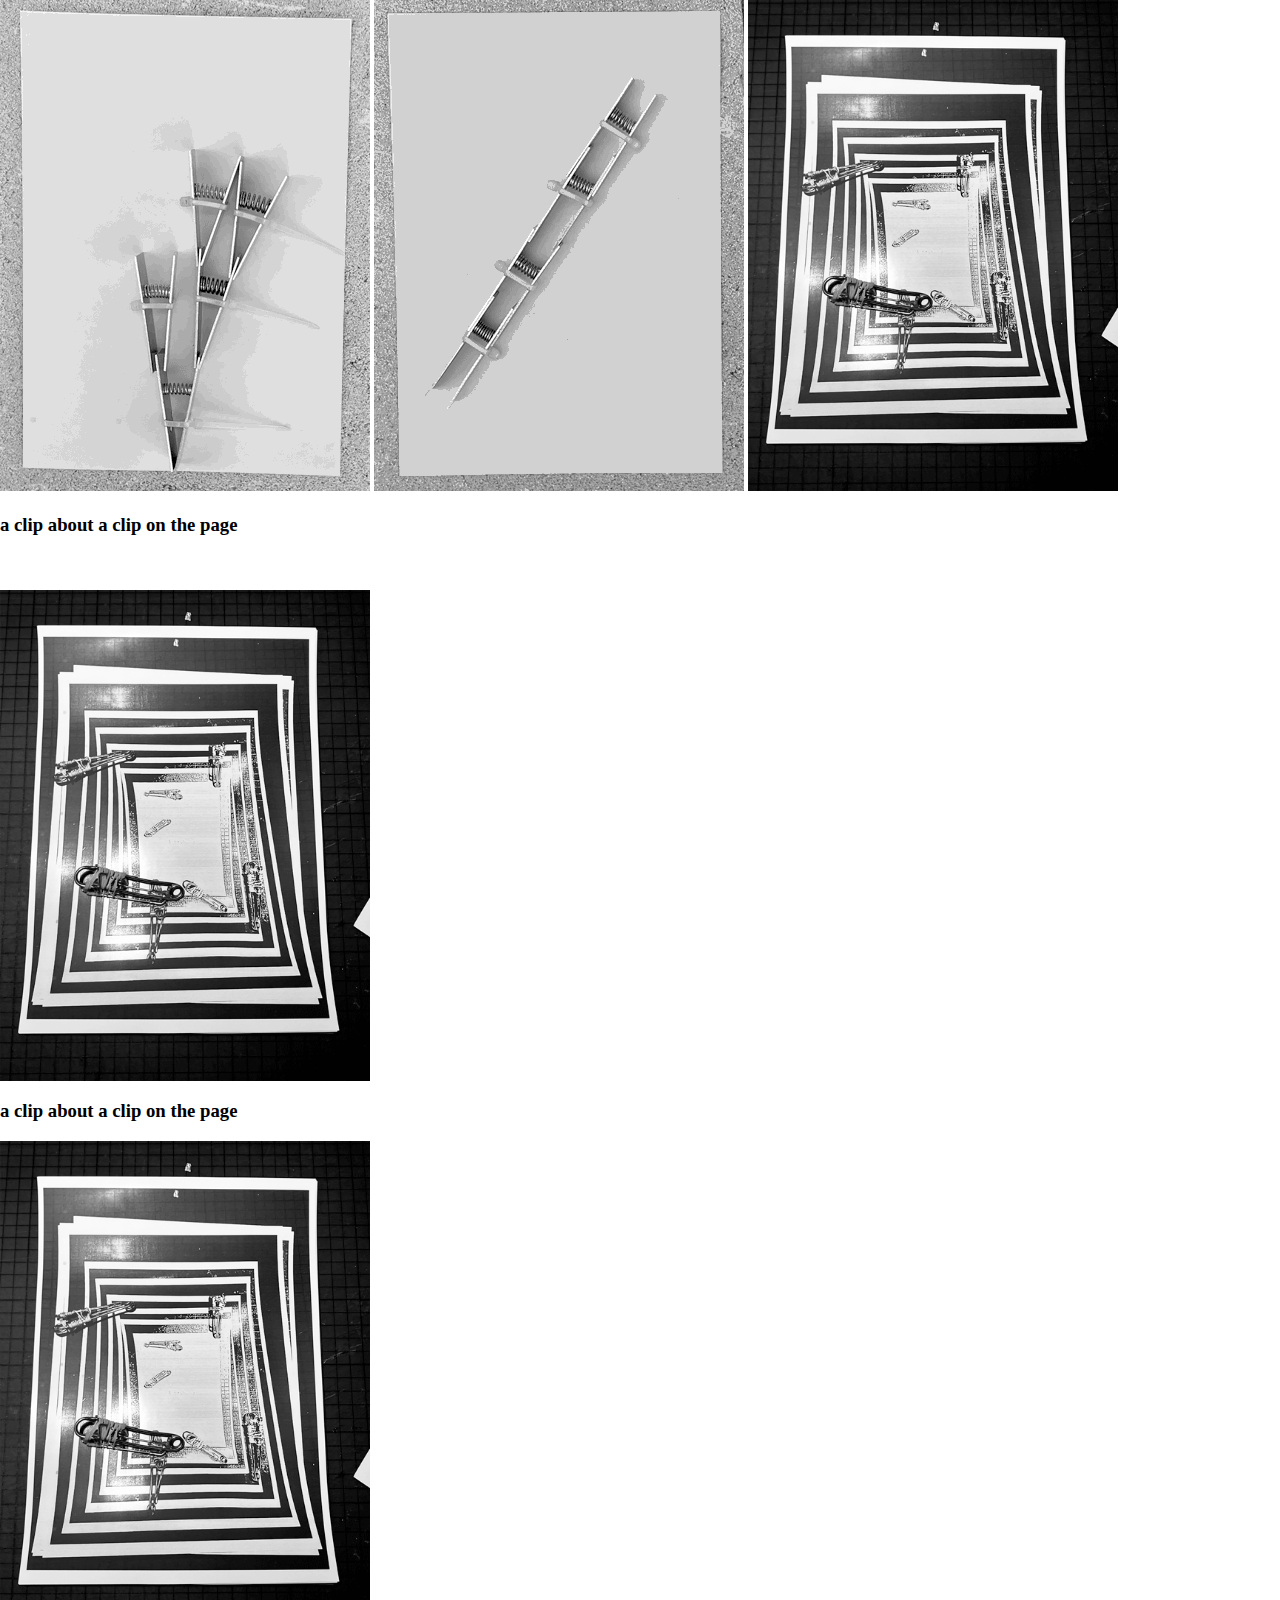
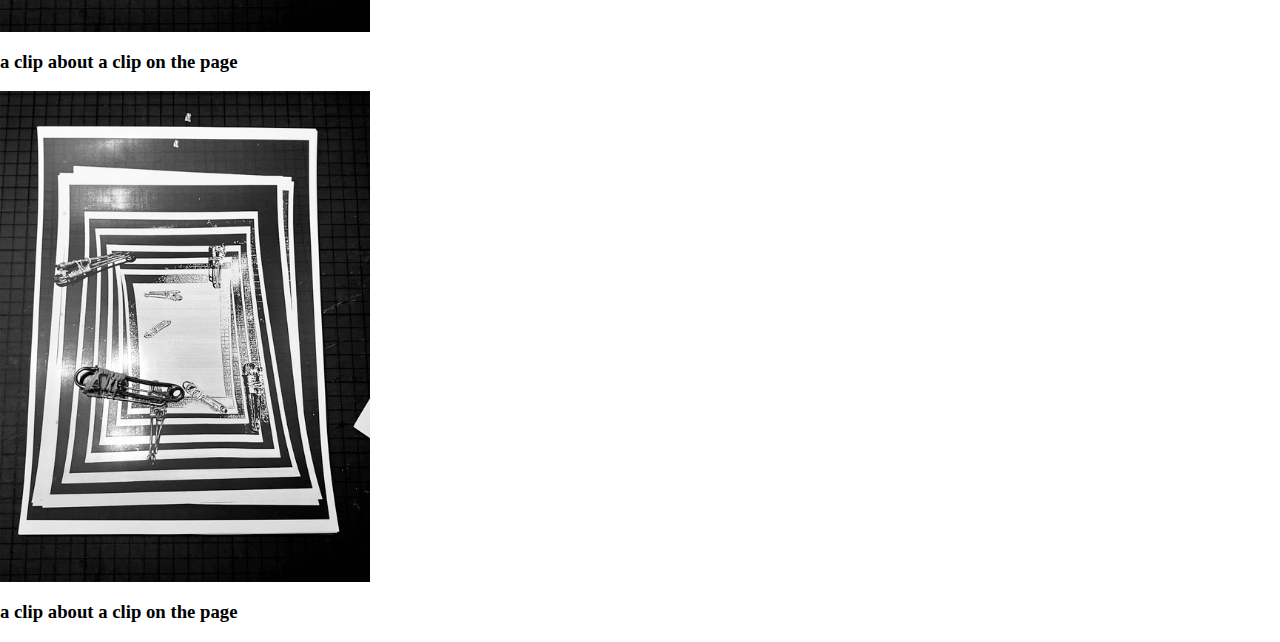
<file: clipsite.html>
<html>
<head>
<title>Sans titre-1</title>
<meta http-equiv="Content-Type" content="text/html; charset=utf-8">
</head>


<body bgcolor="#FFFFFF" leftmargin="0" topmargin="0" marginwidth="0" marginheight="0">
<!-- Save for Web Slices (Sans titre-1) -->
<img src="images/clips.gif" loop=infinite width="370" height="491" alt="">
<!-- End Save for Web Slices -->
</body>



<body  bgcolor="#FFFFFF" leftmargin="0" topmargin="0" marginwidth="0" marginheight="0">
<img src="images/ligne.gif" loop=infinite width="370" height="491" alt=""></body>


<body><img src="images/loop3.gif" loop=infinite width="370" height="491" alt=""></body>
<H3>a clip about a clip on the page</H3>
<br>
<br>
<body><img src="images/loop3.gif" loop=infinite width="370" height="491" alt=""></body>
<H3>a clip about a clip on the page</H3>
<body><img src="images/loop3.gif" loop=infinite width="370" height="491" alt=""></body>
<H3>a clip about a clip on the page</H3>
<body><img src="images/loop3.gif" loop=infinite width="370" height="491" alt=""></body>
<H3>a clip about a clip on the page</H3>

</html>
</file>
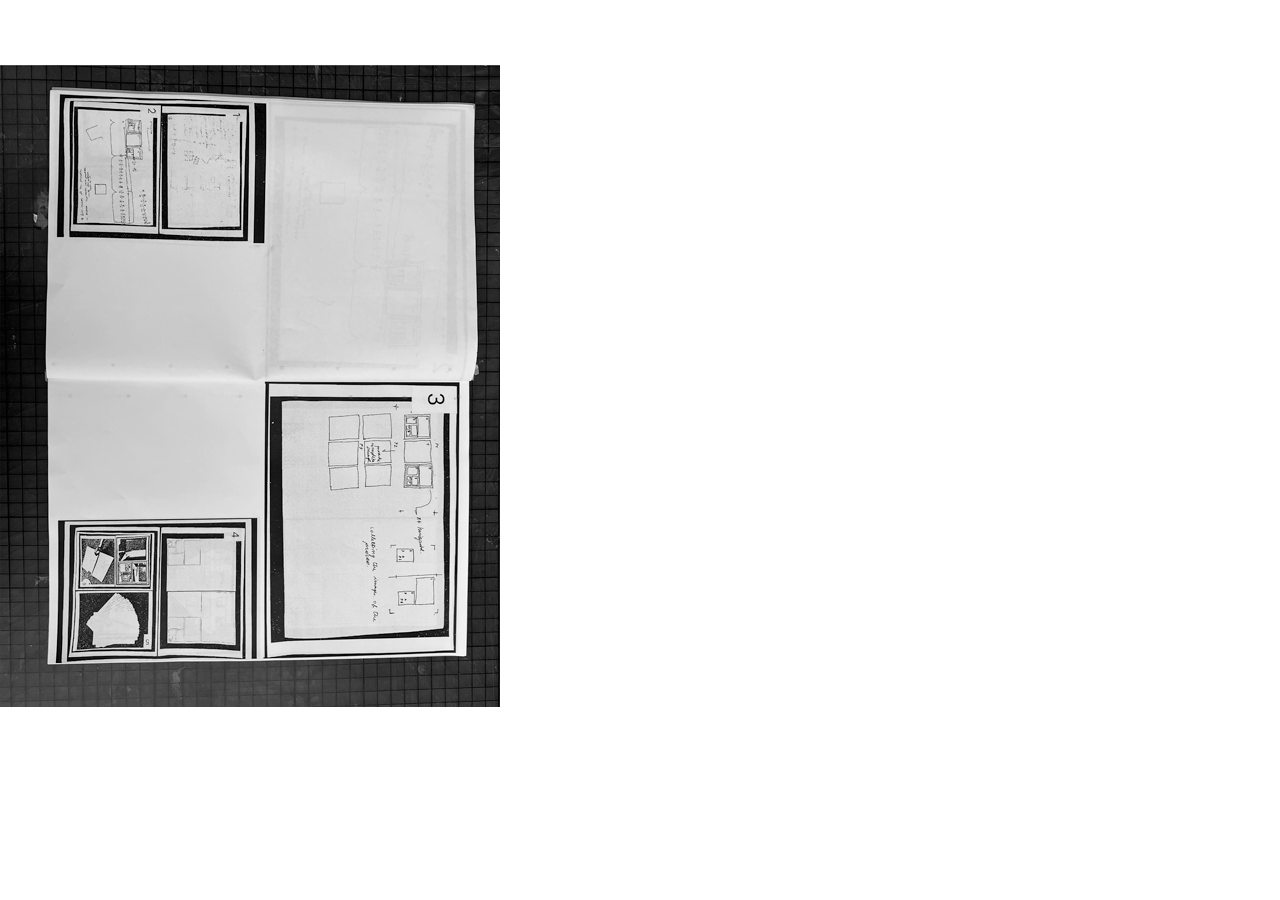
<file: images/abookabout/abookabout.html>
<html>
<head>
<title>Sans titre-1</title>
<meta http-equiv="Content-Type" content="text/html; charset=utf-8">
</head>
<body bgcolor="#FFFFFF" leftmargin="0" topmargin="0" marginwidth="0" marginheight="0">
<!-- Save for Web Slices (Sans titre-1) -->
<img src="images/abookabout.gif" width="500" height="707" alt="">
<!-- End Save for Web Slices -->
</body>
</html>
</file>
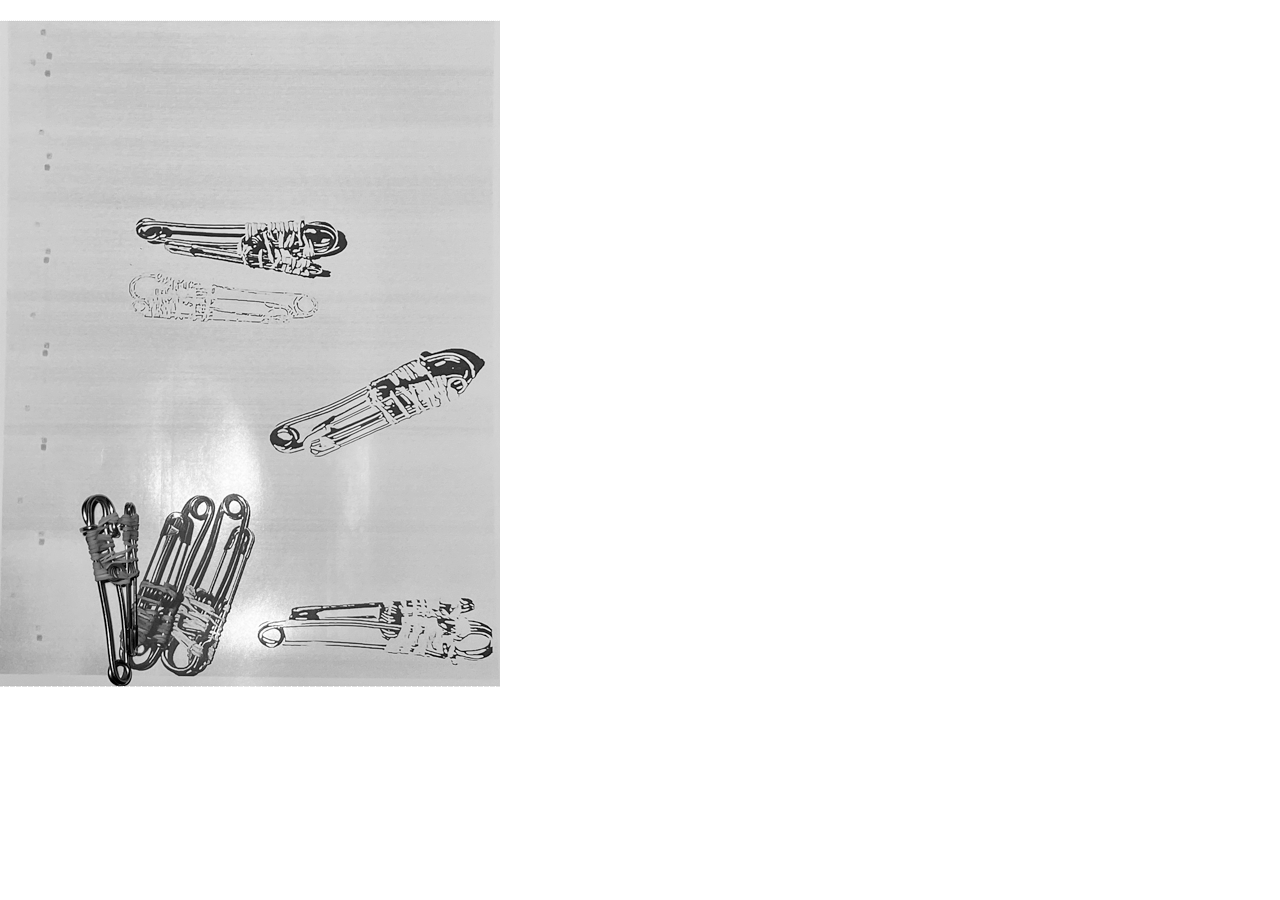
<file: images/loop1/loop1.html>
<html>
<head>
<title>Sans titre-1</title>
<meta http-equiv="Content-Type" content="text/html; charset=utf-8">
</head>
<body bgcolor="#FFFFFF" leftmargin="0" topmargin="0" marginwidth="0" marginheight="0">
<!-- Save for Web Slices (Sans titre-1) -->
<img src="images/loop1.gif" width="500" height="707" alt="">
<!-- End Save for Web Slices -->
</body>
</html>
</file>
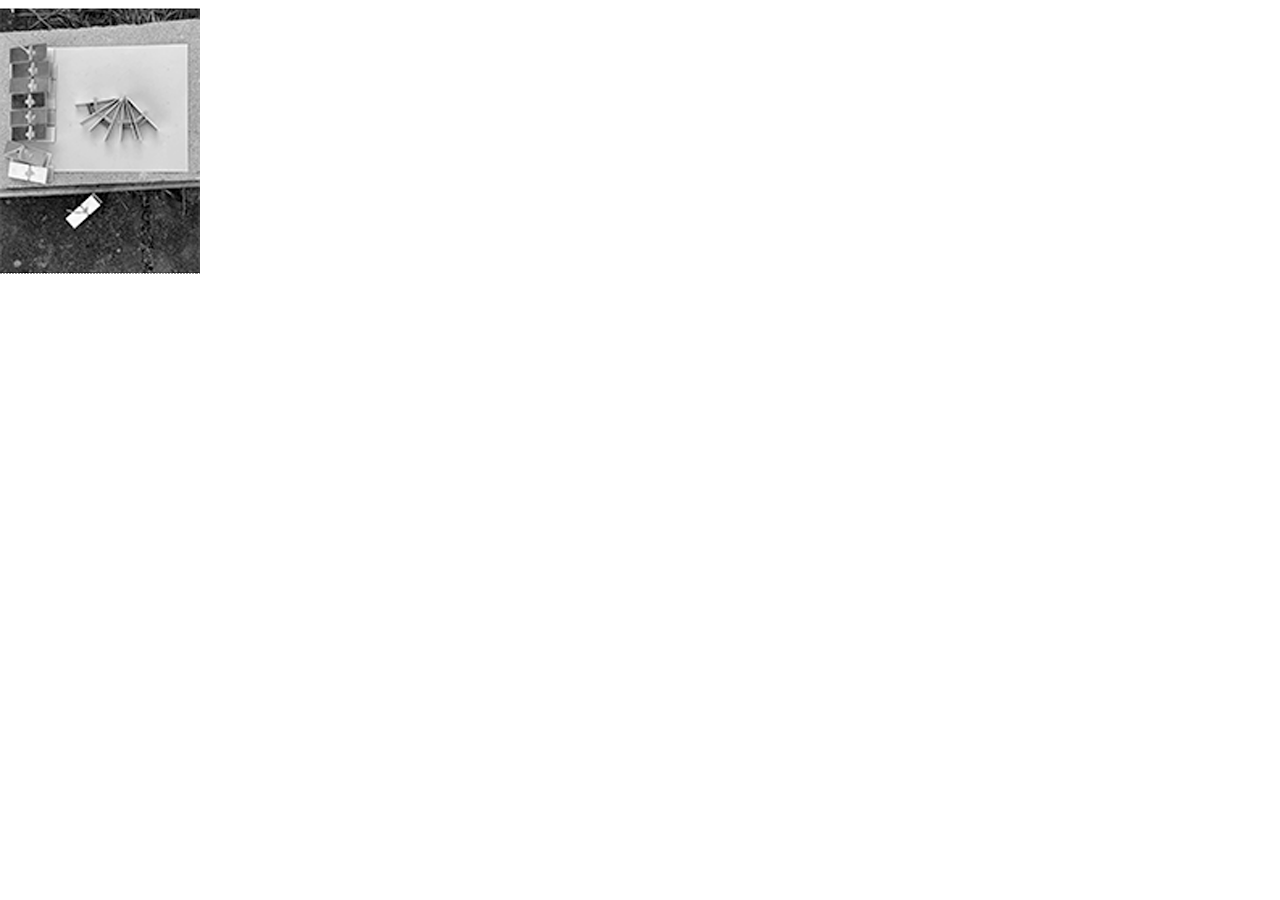
<file: images/round/roud.html>
<html>
<head>
<title>Sans titre-1</title>
<meta http-equiv="Content-Type" content="text/html; charset=utf-8">
</head>
<body bgcolor="#FFFFFF" leftmargin="0" topmargin="0" marginwidth="0" marginheight="0">
<!-- Save for Web Slices (Sans titre-1) -->
<img src="images/roud.gif" width="200" height="282" alt="">
<!-- End Save for Web Slices -->
</body>
</html>
</file>
